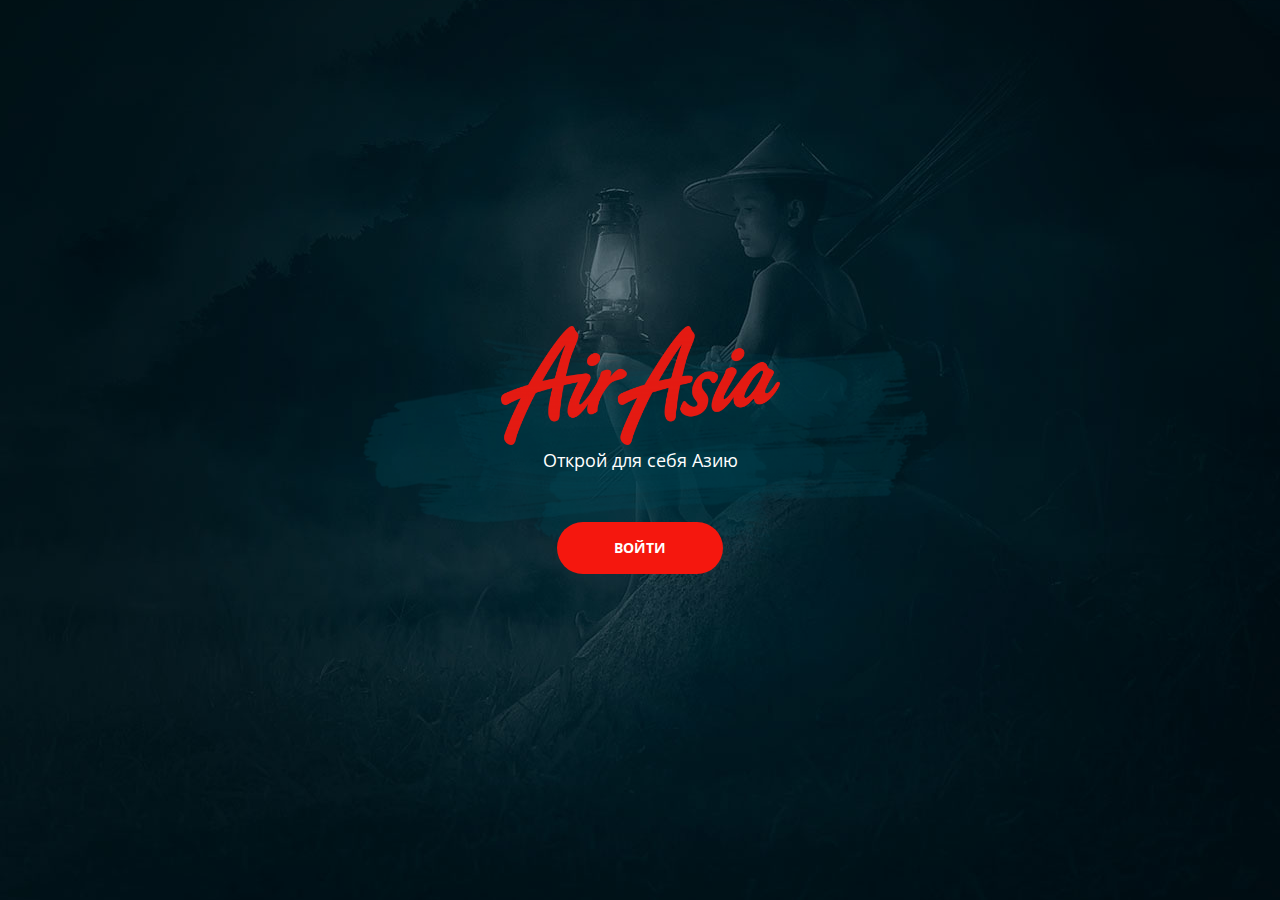
<file: index.html>
<!DOCTYPE html>
<html lang="ru">

<head>
    <meta charset="UTF-8">
    <meta name="viewport" content="width=device-width, initial-scale=1.0">
    <link rel="stylesheet" href="./css/normalize.css">
    <link rel="stylesheet" href="./css/greeting.css">
    <title>Document</title>
</head>

<body>
    <div class="wrapper greeting-page__wrapper">
        <div class="container container__shades">
            <main class="main-content main-content--animation">
                <div class="greeting__logo">
                    <img src="./img/Air_Asia-logo.png" class="greeting__logo-img" alt="Логотип сайта">
                </div>
                <div class="greeting__info">
                    Открой для себя Азию
                </div>
                <div class="greeting__button-wrapper">
                    <a href="./main.html" class="button">Войти</a>
                </div>
            </main>
        </div>
    </div>
</body>

</html>
</file>
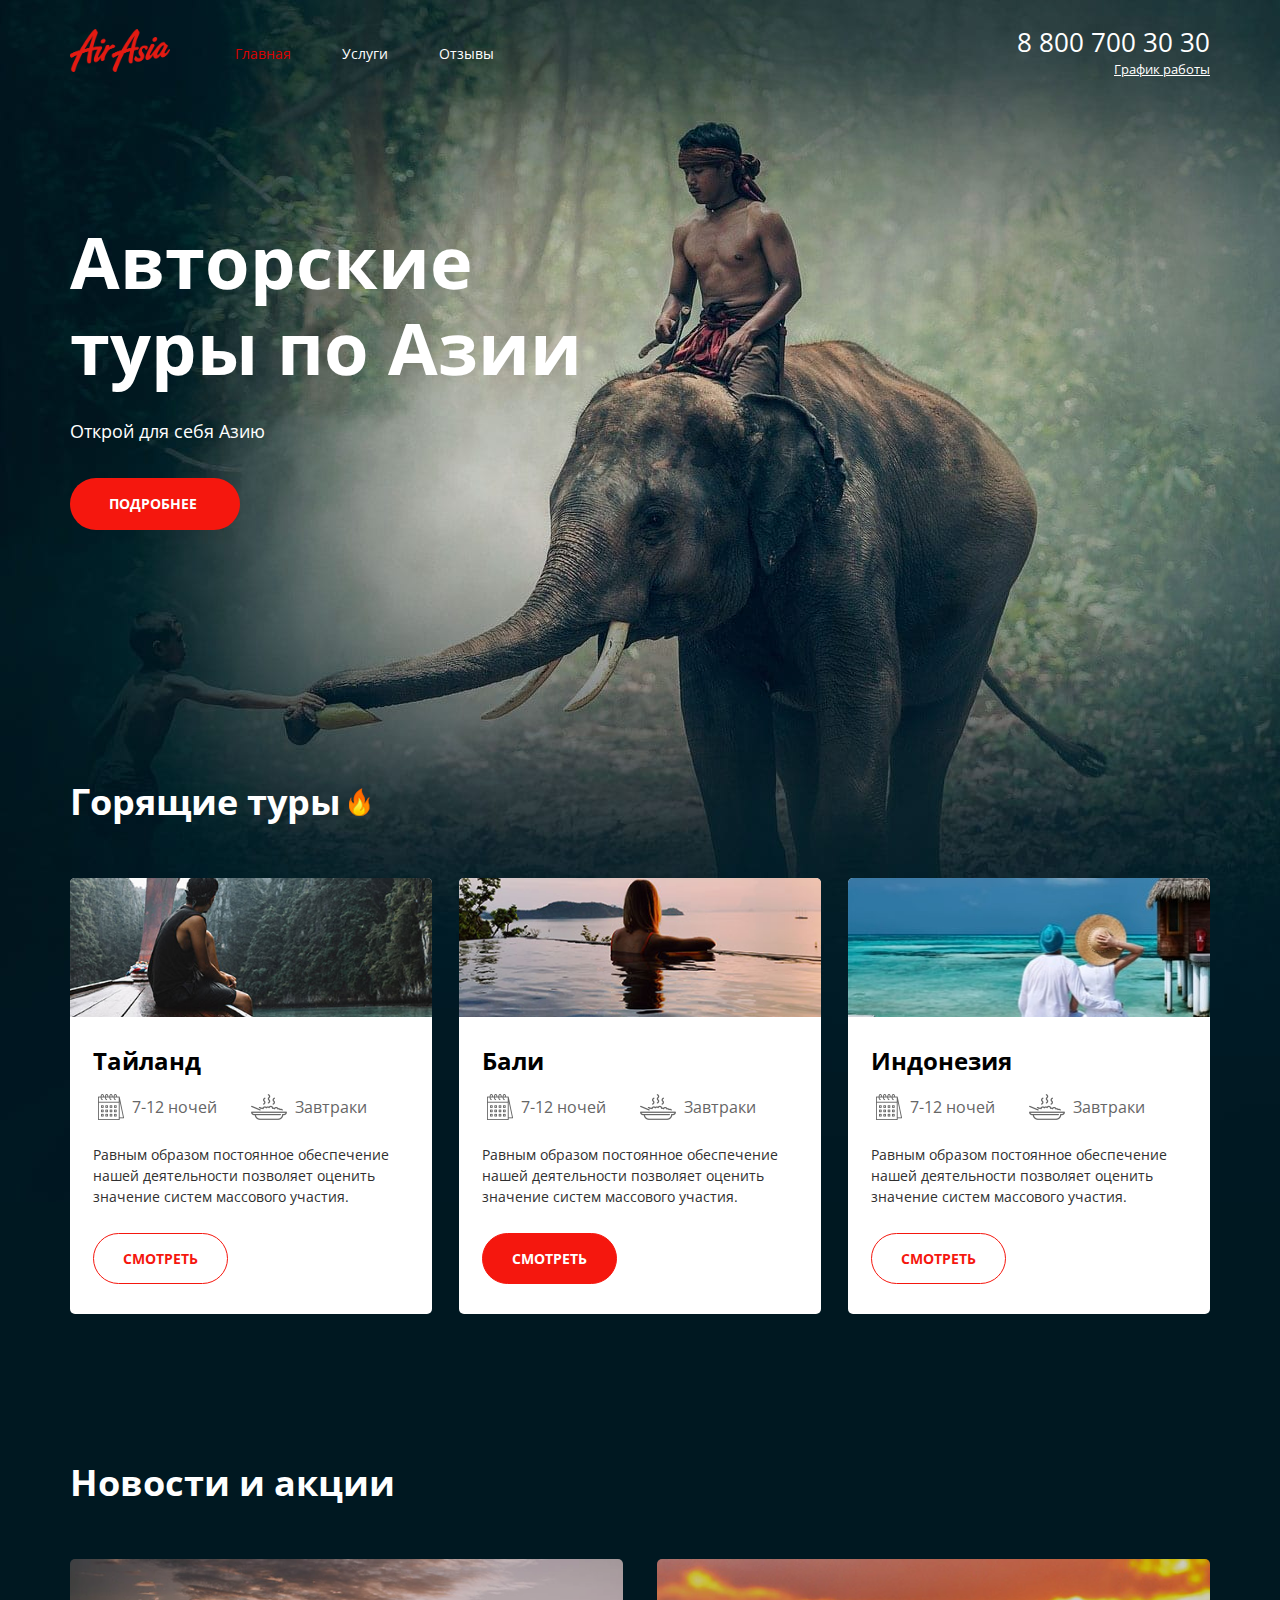
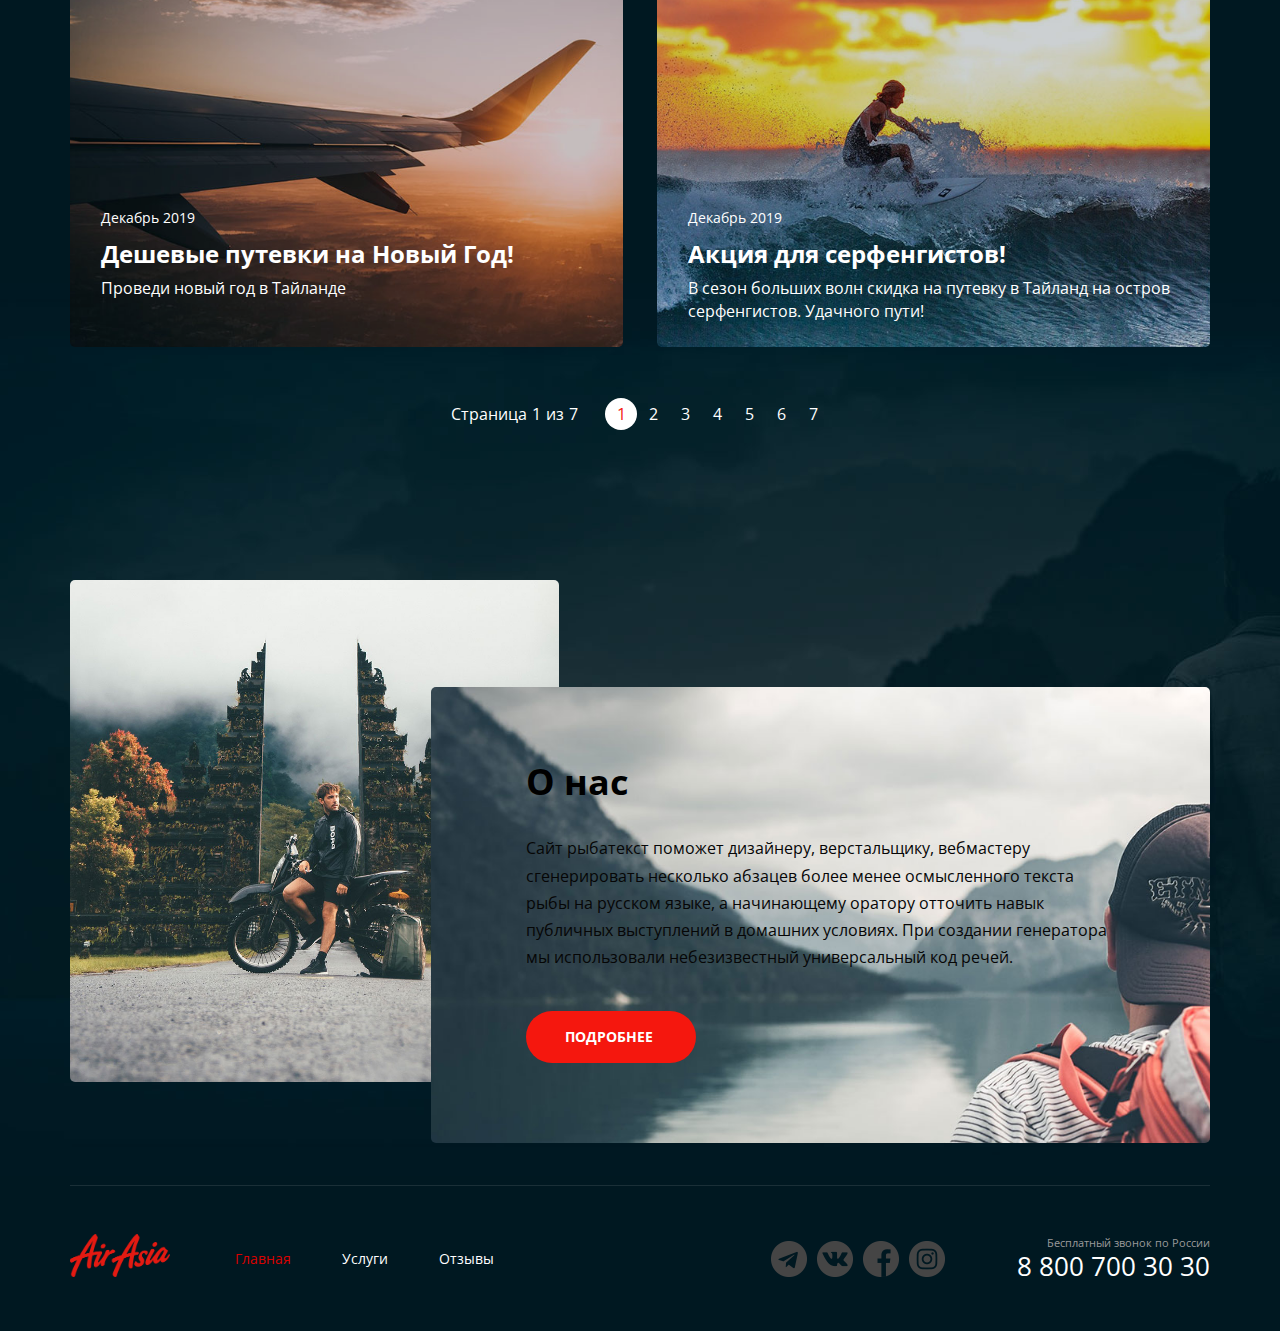
<file: main.html>
<!DOCTYPE html>
<html lang="ru">

<head>
    <meta charset="UTF-8">
    <meta name="viewport" content="width=1200, initial-scale=1.0">
    <link rel="stylesheet" href="./css/normalize.css">
    <link rel="stylesheet" href="./css/main.css">
    <title>Туры по Азии | Главная страница</title>
</head>

<body>
    <div class="wrapper main-page-wrapper">
        <div class="container">
            <section class="hero">
                <header class="header">
                    <div class="header__col">
                        <a href="./index.html" class="logo">
                            <img src="./img/Air_Asia-logo.png" alt="Логотип" class="logo__img">
                        </a>
                        <nav class="menu">
                            <ul class="menu__list">
                                <li class="menu__item menu__item--active">
                                    <a class="menu__link" href="./main.html">Главная</a>
                                </li>
                                <li class="menu__item">
                                    <a class="menu__link" href="./services.html">Услуги</a>
                                </li>
                                <li class="menu__item">
                                    <a class="menu__link" href="./review.html">Отзывы</a>
                                </li>
                            </ul>
                        </nav>
                    </div>
                    <div class="header__col header__col--align--right">
                        <address class="contacts">
                            <a href="tel:88007003030" class="contacts__phone">8 800 700 30 30</a>
                            <div class="contacts__dropdown contacts__dropdown_textstyle">
                                <div class="contacts__dropdown-title">График работы</div>
                                <div class="contacts__dropdown-menu">
                                    <ul class="contacts__dropdown-list">
                                        <li class="contacts__dropdown-item contacts__dropdown-item_fontstyle">
                                            пн-вс: 09:00 - 20:00
                                        </li>
                                        <li class="contacts__dropdown-item">
                                            Обед: 14:00-14:30
                                        </li>
                                    </ul>
                                </div>
                            </div>
                        </address>
                    </div>
                </header>
                <div class="preview">
                    <h1 class="preview__title">
                        Авторские туры по Азии
                    </h1>
                    <div class="preview__info">
                        Открой для себя Азию
                    </div>
                    <div class="preview__button-wrapper">
                        <a href="/" class="button">Подробнее</a>
                    </div>
                </div>
            </section>
            <section class="section">
                <main class="main">
                    <div class="tour">
                        <div class="tour__title">
                            <h2 class="tour__title-word">Горящие туры</h2>
                            <img src="./img/icons/flame.png" alt="Горящий огонь иконка" class="tour__title-icon">
                        </div>
                        <ul class="tour__list">
                            <li class="tour__item">
                                <div class="tour__header">
                                    <img src="./img/content/offers/river.jpg" alt="Картинка тура" class="tour__img">
                                </div>
                                <div class="tour__content">
                                    <h3 class="tour__list-title">Тайланд</h3>
                                    <div class="tour__terms">
                                        <div class="tour__terms-item">
                                            <img src="./img/icons/offers/calendar.png" alt="Иконка условий проживания"
                                                class="tour__terms-icon">
                                            <div class="tour__terms-info">7-12 ночей</div>
                                        </div>
                                        <div class="tour__terms-item">
                                            <img src="./img/icons/offers/meal.png" alt="Иконка условий проживания"
                                                class="tour__terms-icon">
                                            <div class="tour__terms-info">Завтраки</div>
                                        </div>
                                    </div>
                                    <div class="tour__discription">
                                        <p>
                                            Равным образом постоянное обеспечение нашей деятельности позволяет оценить
                                            значение
                                            систем
                                            массового участия.
                                        </p>
                                    </div>
                                    <div class="tour__button-wrapper">
                                        <a href="" class="tour__button">Cмотреть</a>
                                    </div>
                                </div>
                            </li>
                            <li class="tour__item">
                                <div class="tour__header">
                                    <img src="./img/content/offers/pool.jpg" alt="Картинка тура" class="tour__img">
                                </div>
                                <div class="tour__content">
                                    <h3 class="tour__list-title">Бали</h3>
                                    <ul class="tour__terms">
                                        <li class="tour__terms-item">
                                            <img src="./img/icons/offers/calendar.png" alt="Иконка условий проживания"
                                                class="tour__terms-icon">
                                            <div class="tour__terms-info">7-12 ночей</div>
                                        </li>
                                        <li class="tour__terms-item">
                                            <img src="./img/icons/offers/meal.png" alt="Иконка условий проживания"
                                                class="tour__terms-icon">
                                            <div class="tour__terms-info">Завтраки</div>
                                        </li>
                                    </ul>
                                    <div class="tour__discription">
                                        <p>
                                            Равным образом постоянное обеспечение нашей деятельности позволяет оценить
                                            значение
                                            систем
                                            массового участия.
                                        </p>
                                    </div>
                                    <div class="tour__button-wrapper">
                                        <a href="" class="tour__button tour__button--active">Cмотреть</a>
                                    </div>
                                </div>
                            </li>
                            <li class="tour__item">
                                <div class="tour__header">
                                    <img src="./img/content/offers/ocean.jpg" alt="Картинка тура" class="tour__img">
                                </div>
                                <div class="tour__content">
                                    <h3 class="tour__list-title">Индонезия</h3>
                                    <ul class="tour__terms">
                                        <li class="tour__terms-item">
                                            <img src="./img/icons/offers/calendar.png" alt="Иконка условий проживания"
                                                class="tour__terms-icon">
                                            <div class="tour__terms-info">7-12 ночей</div>
                                        </li>
                                        <li class="tour__terms-item">
                                            <img src="./img/icons/offers/meal.png" alt="Иконка условий проживания"
                                                class="tour__terms-icon">
                                            <div class="tour__terms-info">Завтраки</div>
                                        </li>
                                    </ul>
                                    <div class="tour__discription">
                                        <p>
                                            Равным образом постоянное обеспечение нашей деятельности позволяет оценить
                                            значение
                                            систем
                                            массового участия.
                                        </p>
                                    </div>
                                    <div class="tour__button-wrapper">
                                        <a href="" class="tour__button">Cмотреть</a>
                                    </div>
                                </div>
                            </li>
                        </ul>
                    </div>
                    <div class="news">
                        <div class="news__title">
                            <h2 class="news__title-word">Новости и акции</h2>
                        </div>
                        <ul class="news__list">
                            <li class="news__item single-news">
                                <img src="./img/content/news/plain.jpg" alt="Дешевые путевки" class="single-news__img">
                                <div class="single-news__info">
                                    <time class="single-news__date">Декабрь 2019</time>
                                    <div class="single-news__subtitle">
                                        Дешевые путевки на Новый Год!
                                    </div>
                                    <div class="single-news__text">
                                        Проведи новый год в Тайланде
                                    </div>
                                </div>
                            </li>
                            <li class="news__item single-news">
                                <img src="./img/content/news/surfer.jpg" alt="Акция для серфенгистов"
                                    class="single-news__img">
                                <div class="single-news__info">
                                    <time class="single-news__date">Декабрь 2019</time>
                                    <div class="single-news__subtitle">
                                        Акция для серфенгистов!
                                    </div>
                                    <div class="single-news__text">
                                        В сезон больших волн скидка на путевку в Тайланд на остров серфенгистов.
                                        Удачного
                                        пути!
                                    </div>
                                </div>
                            </li>
                        </ul>
                    </div>
                    <div class="paginator">
                        <div class="paginator__display">
                            Страница <span class="paginator__display-curent">1</span> из <span
                                class="paginator__display-all">7</span>
                        </div>
                        <ul class="paginator__list">
                            <li class="paginator__item paginator__item--active">
                                <a href="" class="paginator__link">1</a>
                            </li>
                            <li class="paginator__item">
                                <a href="" class="paginator__link">2</a>
                            </li>
                            <li class="paginator__item">
                                <a href="" class="paginator__link">3</a>
                            </li>
                            <li class="paginator__item">
                                <a href="" class="paginator__link">4</a>
                            </li>
                            <li class="paginator__item">
                                <a href="" class="paginator__link">5</a>
                            </li>
                            <li class="paginator__item">
                                <a href="" class="paginator__link">6</a>
                            </li>
                            <li class="paginator__item">
                                <a href="" class="paginator__link">7</a>
                            </li>
                        </ul>
                    </div>
                    <div class="about">
                        <div class="about__info">
                            <h3 class="about__title">
                                О нас
                            </h3>
                            <div class="about__info-text">
                                <p>
                                    Сайт рыбатекст поможет дизайнеру, верстальщику, вебмастеру сгенерировать несколько
                                    абзацев более менее осмысленного текста рыбы на русском языке, а начинающему оратору
                                    отточить навык публичных выступлений в домашних условиях. При создании генератора мы
                                    использовали небезизвестный универсальный код речей.
                                </p>
                                <div class="preview__button-wrapper">
                                    <a href="/" class="button">Подробнее</a>
                                </div>
                            </div>
                        </div>
                    </div>
                </main>
            </section>
            <footer class="footer-container footer-container--content">
                <div class="footer__col">
                    <a href="./index.html" class="logo footer__logo">
                        <img src="./img/Air_Asia-logo.png" alt="Логотип" class="logo__img">
                    </a>
                    <nav class="menu footer__menu">
                        <ul class="menu__list">
                            <li class="menu__item menu__item--active">
                                <a class="menu__link" href="./main.html">Главная</a>
                            </li>
                            <li class="menu__item">
                                <a class="menu__link" href="./services.html">Услуги</a>
                            </li>
                            <li class="menu__item">
                                <a class="menu__link" href="./review.html">Отзывы</a>
                            </li>
                        </ul>
                    </nav>
                </div>
                <div class="footer__col footer__col--align--right">
                    <div class="socials">
                        <ul class="socials__list">
                            <li class="socials__item socials__item--icon--tg">
                                <a href="" class="socials__link"></a>
                            </li>
                            <li class="socials__item socials__item--icon--vk">
                                <a href="" class="socials__link"></a>
                            </li>
                            <li class="socials__item socials__item--icon--fb">
                                <a href="" class="socials__link"></a>
                            </li>
                            <li class="socials__item socials__item--icon--insta">
                                <a href="" class="socials__link"></a>
                            </li>
                        </ul>
                    </div>
                    <address class="contacts footer__contacts">
                        <div class="contacts__description">Бесплатный звонок по России</div>
                        <a href="tel:88007003030" class="contacts__phone">8 800 700 30 30</a>
                    </address>
                </div>
            </footer>
        </div>
    </div>
</body>

</html>
</file>
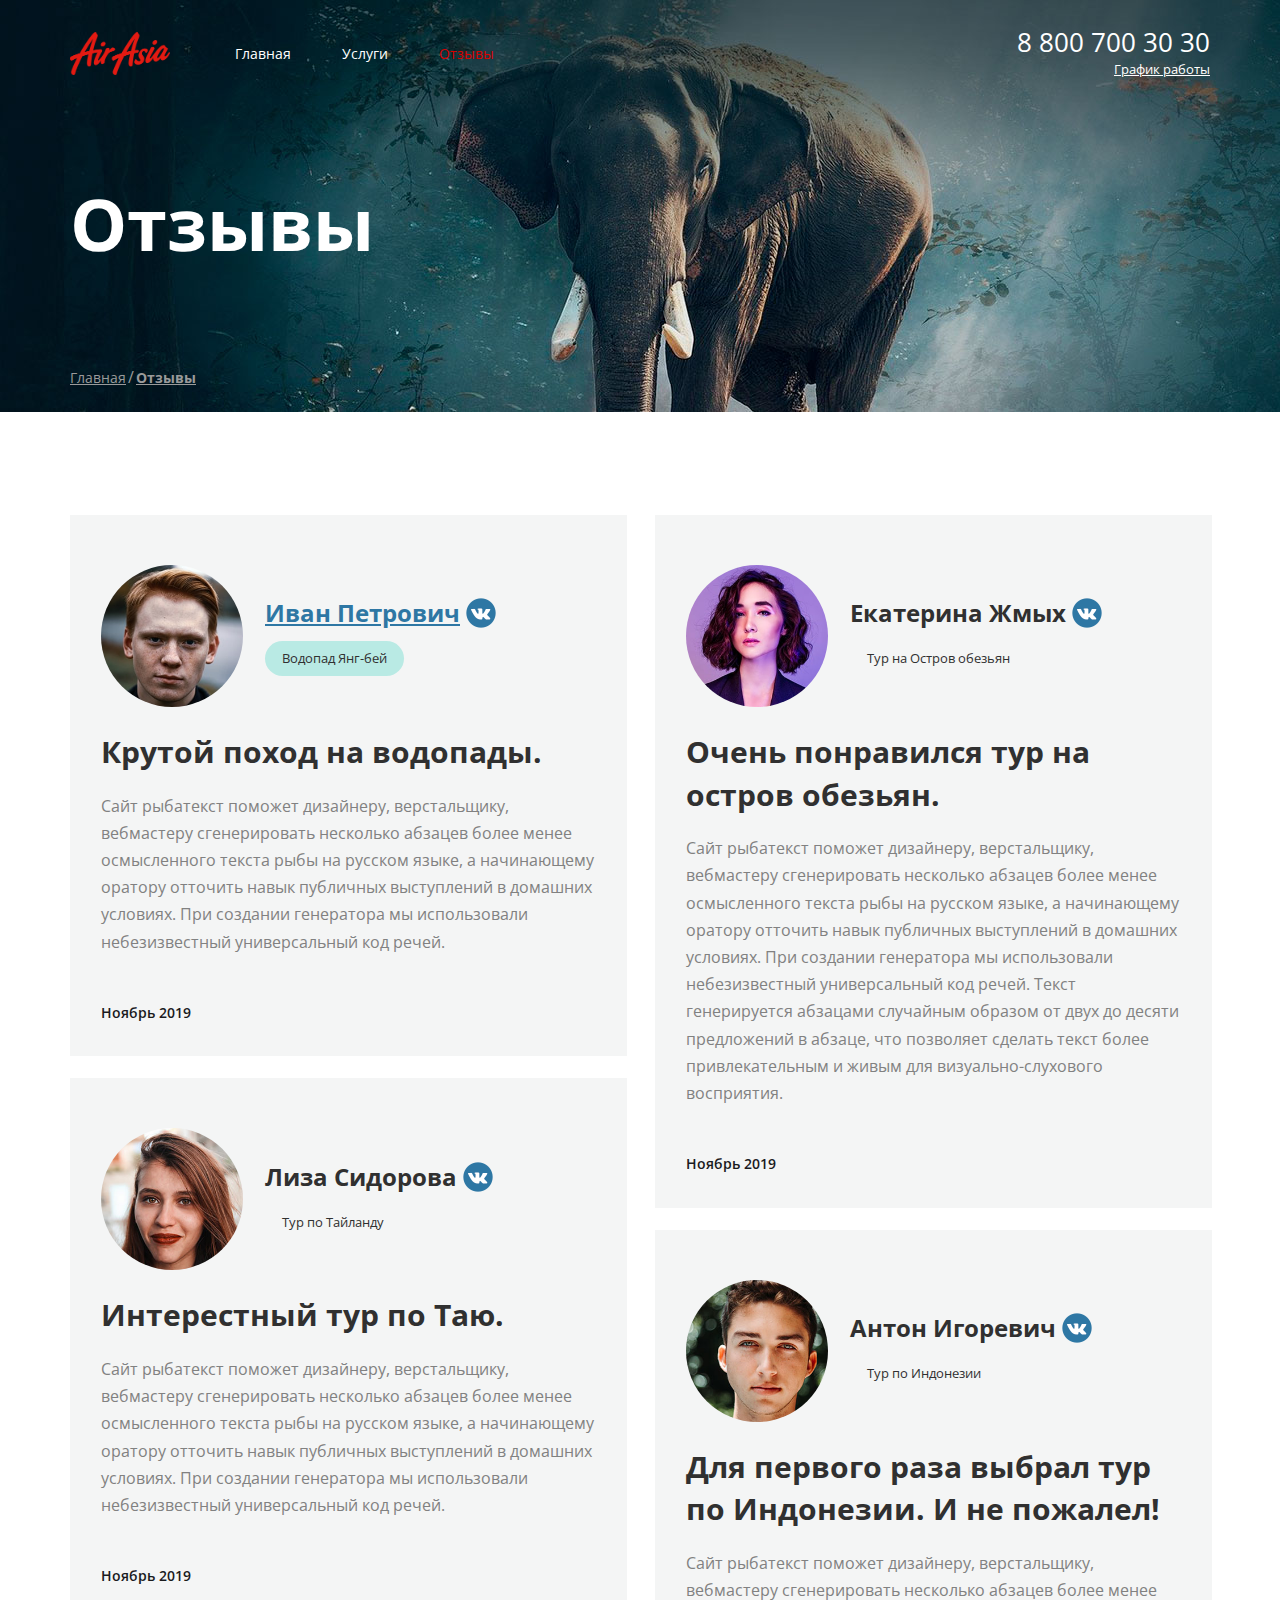
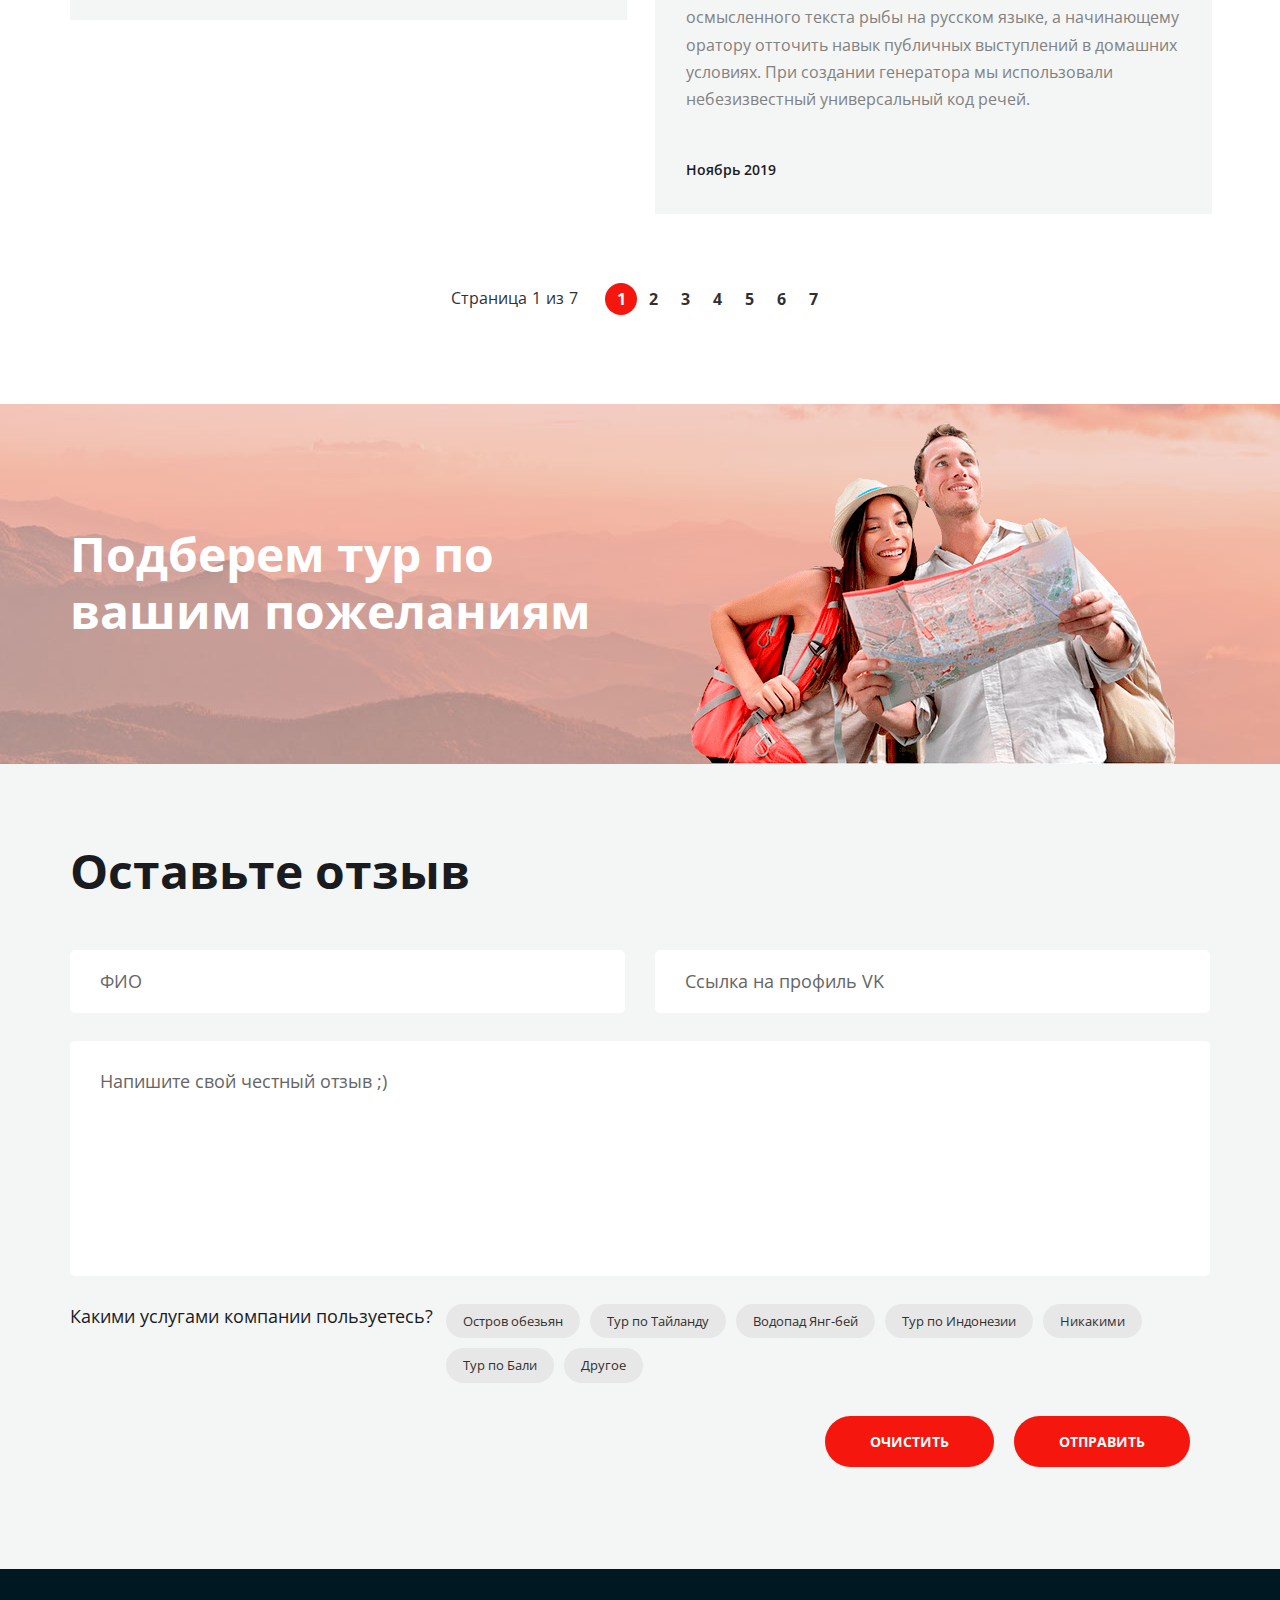
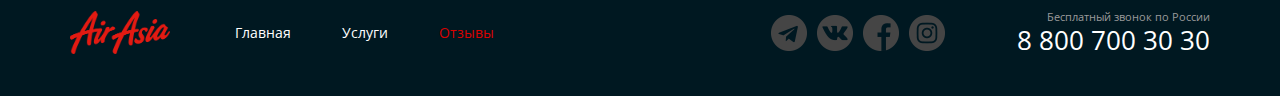
<file: review.html>
<!DOCTYPE html>
<html lang="ru">

<head>
    <meta charset="UTF-8">
    <meta name="viewport" content="width=1200, initial-scale=1.0">
    <link rel="stylesheet" href="./css/review.css">
    <link rel="stylesheet" href="./css/normalize.css">
    <title>Туры по Азии | Отзывы</title>
</head>

<body>
    <div class="wrapper">
        <section class="top-line">
            <div class="container top-line__container">
                <header class="header">
                    <div class="header__col">
                        <a href="/" class="logo">
                            <img src="./img/Air_Asia-logo.png" alt="Логотип" class="logo__img">
                        </a>
                        <nav class="menu">
                            <ul class="menu__list">
                                <li class="menu__item">
                                    <a class="menu__link" href="./main.html">Главная</a>
                                </li>
                                <li class="menu__item">
                                    <a class="menu__link" href="./services.html">Услуги</a>
                                </li>
                                <li class="menu__item menu__item--active">
                                    <a class="menu__link" href="./review.html">Отзывы</a>
                                </li>
                            </ul>
                        </nav>
                    </div>
                    <div class="header__col header__col--align--right">
                        <address class="contacts">
                            <a href="tel:88007003030" class="contacts__phone">8 800 700 30 30</a>
                            <div class="contacts__dropdown contacts__dropdown_textstyle">
                                <div class="contacts__dropdown-title">График работы</div>
                                <div class="contacts__dropdown-menu">
                                    <ul class="contacts__dropdown-list">
                                        <li class="contacts__dropdown-item contacts__dropdown-item_fontstyle">
                                            пн-вс: 09:00 - 20:00
                                        </li>
                                        <li class="contacts__dropdown-item">
                                            Обед: 14:00-14:30
                                        </li>
                                    </ul>
                                </div>
                            </div>
                        </address>
                    </div>
                </header>
                <h1 class="page__title">Отзывы</h1>
                <nav class="breadcrumbs">
                    <ul class="breadcrumbs__list">
                        <li class="breadcrumbs__item">
                            <a href="./main.html" class="breadcrumbs__link">Главная</a>
                        </li>
                        <li class="breadcrumbs__item breadcrumbs__item--active">
                            <a href="./services.html" class="breadcrumbs__link">Отзывы</a>
                        </li>
                    </ul>
                </nav>
            </div>
        </section>
        <main class="main">
            <div class="container">
                <ul class="reviews">
                    <li class="reviews__item review">
                        <div class="review__header">
                            <div class="avatar">
                                <img src="./img/content/reviews/ginger.jpg" alt="Аватарка автора отзыва" class="avatar-elem">
                            </div>
                            <div class="review__userdata">
                                <a href="" class="review__user review__user--active">Иван Петрович</a>
                                <a href="" class="review__tag tag tag--bg--green">Водопад Янг-бей</a>
                            </div>
                        </div>
                        <div class="review__content">
                            <h3 class="review__title">Крутой поход на водопады.</h3>
                            <article class="review__content-text">
                                <p>
                                    Сайт рыбатекст поможет дизайнеру, верстальщику, вебмастеру сгенерировать несколько
                                    абзацев более менее осмысленного текста рыбы на русском языке, а начинающему оратору
                                    отточить навык публичных выступлений в домашних условиях. При создании генератора мы
                                    использовали небезизвестный универсальный код речей.
                                </p>
                            </article>
                            <time class="review__date">Ноябрь 2019</time>
                        </div>
                    </li>
                    <li class="reviews__item review">
                        <div class="review__header">
                            <div class="avatar">
                                <img src="./img/content/reviews/liza.jpg" alt="Аватарка автора отзыва" class="avatar-elem">
                            </div>
                            <div class="review__userdata">
                                <a href="" class="review__user">Лиза Сидорова</a>
                                <a href="" class="review__tag tag">Тур по Тайланду</a>
                            </div>
                        </div>
                        <div class="review__content">
                            <h3 class="review__title">Интерестный тур по Таю.</h3>
                            <article class="review__content-text">
                                <p>
                                    Сайт рыбатекст поможет дизайнеру, верстальщику, вебмастеру сгенерировать несколько
                                    абзацев более менее осмысленного текста рыбы на русском языке, а начинающему оратору
                                    отточить навык публичных выступлений в домашних условиях. При создании генератора мы
                                    использовали небезизвестный универсальный код речей.
                                </p>
                            </article>
                            <time class="review__date">Ноябрь 2019</time>
                        </div>
                    </li>
                    <li class="reviews__item review">
                        <div class="review__header">
                            <div class="avatar">
                                <img src="./img/content/reviews/girl.jpg" alt="Аватарка автора отзыва" class="avatar-elem">
                            </div>
                            <div class="review__userdata">
                                <a href="" class="review__user">Екатерина Жмых</a>
                                <a href="" class="review__tag tag">Тур на Остров обезьян</a>
                            </div>
                        </div>
                        <div class="review__content">
                            <h3 class="review__title">Очень понравился тур на остров обезьян.</h3>
                            <article class="review__content-text">
                                <p>
                                    Сайт рыбатекст поможет дизайнеру, верстальщику, вебмастеру сгенерировать несколько
                                    абзацев более менее осмысленного текста рыбы на русском языке, а начинающему оратору
                                    отточить навык публичных выступлений в домашних условиях. При создании генератора мы
                                    использовали небезизвестный универсальный код речей. Текст генерируется абзацами
                                    случайным образом от двух до десяти предложений в абзаце, что позволяет сделать текст
                                    более привлекательным и живым для визуально-слухового восприятия.
                                </p>
                            </article>
                            <time class="review__date">Ноябрь 2019</time>
                        </div>
                    </li>
                    <li class="reviews__item review">
                        <div class="review__header">
                            <div class="avatar">
                                <img src="./img/content/reviews/guy.jpg" alt="Аватарка автора отзыва" class="avatar-elem">
                            </div>
                            <div class="review__userdata">
                                <a href="" class="review__user">Антон Игоревич</a>
                                <a href="" class="review__tag tag">Тур по Индонезии</a>
                            </div>
                        </div>
                        <div class="review__content">
                            <h3 class="review__title">Для первого раза выбрал тур по Индонезии. И не пожалел!</h3>
                            <article class="review__content-text">
                                <p>
                                    Сайт рыбатекст поможет дизайнеру, верстальщику, вебмастеру сгенерировать несколько
                                    абзацев более менее осмысленного текста рыбы на русском языке, а начинающему оратору
                                    отточить навык публичных выступлений в домашних условиях. При создании генератора мы
                                    использовали небезизвестный универсальный код речей.
                                </p>
                            </article>
                            <time class="review__date">Ноябрь 2019</time>
                        </div>
                    </li>
                </ul>
                <div class="paginator">
                    <div class="paginator__display">
                        Страница <span class="paginator__display-curent">1</span> из <span
                            class="paginator__display-all">7</span>
                    </div>
                    <ul class="paginator__list">
                        <li class="paginator__item paginator__item--active">
                            <a href="" class="paginator__link">1</a>
                        </li>
                        <li class="paginator__item">
                            <a href="" class="paginator__link">2</a>
                        </li>
                        <li class="paginator__item">
                            <a href="" class="paginator__link">3</a>
                        </li>
                        <li class="paginator__item">
                            <a href="" class="paginator__link">4</a>
                        </li>
                        <li class="paginator__item">
                            <a href="" class="paginator__link">5</a>
                        </li>
                        <li class="paginator__item">
                            <a href="" class="paginator__link">6</a>
                        </li>
                        <li class="paginator__item">
                            <a href="" class="paginator__link">7</a>
                        </li>
                    </ul>
                </div>
            </div>
        </main>
        <section class="inner-section inner-section--mountains">
            <div class="container mountains__container">
                <h3 class="mountains__title">Подберем тур по вашим пожеланиям</h3>
            </div>
        </section>
        <section class="inner-section inner-section--bg--grey">
            <div class="container">
                <h2 class="form__title">Оставьте отзыв</h2>
                <form action="" class="form" autocomplete="on">
                    <div class="form__row">
                        <input type="text" class="form__input" placeholder="ФИО" required>
                        <input type="url" placeholder="Ссылка на профиль VK" class="form__input" required>
                    </div>
                    <div class="form__row">
                        <textarea name="" id="" cols="30" rows="10" class="form__input form__input--textarea" placeholder="Напишите свой честный отзыв ;)"></textarea>
                    </div>
                    <div class="form__controls">
                        <div class="form__controls-title">Какими услугами компании пользуетесь?</div>
                        <ul class="controls">
                            <li class="controls__item">
                                <label class="controls__elem">
                                    <input type="checkbox" class="controls__checkbox">
                                    <div class="tag controls__tag">Остров обезьян</div>
                                </label>
                            </li>
                            <li class="controls__item">
                                <label class="controls__elem">
                                    <input type="checkbox" class="controls__checkbox">
                                    <div class="tag controls__tag">Тур по Тайланду</div>
                                </label>
                            </li>
                            <li class="controls__item">
                                <label class="controls__elem">
                                    <input type="checkbox" class="controls__checkbox">
                                    <div class="tag controls__tag">Водопад Янг-бей</div>
                                </label>
                            </li>
                            <li class="controls__item">
                                <label class="controls__elem">
                                    <input type="checkbox" class="controls__checkbox">
                                    <div class="tag controls__tag">Тур по Индонезии</div>
                                </label>
                            </li>
                            <li class="controls__item">
                                <label class="controls__elem">
                                    <input type="checkbox" class="controls__checkbox">
                                    <div class="tag controls__tag">Никакими</div>
                                </label>
                            </li>
                            <li class="controls__item">
                                <label class="controls__elem">
                                    <input type="checkbox" class="controls__checkbox">
                                    <div class="tag controls__tag">Тур по Бали</div>
                                </label>
                            </li>
                            <li class="controls__item">
                                <label class="controls__elem">
                                    <input type="checkbox" class="controls__checkbox">
                                    <div class="tag controls__tag">Другое</div>
                                </label>
                            </li>
                        </ul>
                    </div>
                    <div class="form__button">
                        <button type="reset" class="button input__button button--bg--black">Очистить</button>
                        <button type="submit" class="button input__button">Отправить</button>
                    </div>
                </form>
            </div>
        </section>
        <footer class="inner-footer">
            <div class="container">
                <div class="footer-container">
                    <div class="footer__col">
                        <a href="/" class="logo footer__logo">
                            <img src="./img/Air_Asia-logo.png" alt="Логотип" class="logo__img">
                        </a>
                        <nav class="menu footer__menu">
                            <ul class="menu__list">
                                <li class="menu__item">
                                    <a class="menu__link" href="./main.html">Главная</a>
                                </li>
                                <li class="menu__item">
                                    <a class="menu__link" href="./services.html">Услуги</a>
                                </li>
                                <li class="menu__item menu__item--active">
                                    <a class="menu__link" href="./review.html">Отзывы</a>
                                </li>
                            </ul>
                        </nav>
                    </div>
                    <div class="footer__col footer__col--align--right">
                        <div class="socials">
                            <ul class="socials__list">
                                <li class="socials__item socials__item--icon--tg">
                                    <a href="" class="socials__link"></a>
                                </li>
                                <li class="socials__item socials__item--icon--vk">
                                    <a href="" class="socials__link"></a>
                                </li>
                                <li class="socials__item socials__item--icon--fb">
                                    <a href="" class="socials__link"></a>
                                </li>
                                <li class="socials__item socials__item--icon--insta">
                                    <a href="" class="socials__link"></a>
                                </li>
                            </ul>
                        </div>
                        <address class="contacts footer__contacts">
                            <div class="contacts__description">Бесплатный звонок по России</div>
                            <a href="tel:88007003030" class="contacts__phone">8 800 700 30 30</a>
                        </address>
                    </div>
                </div>
            </div>
        </footer>
    </div>
</body>

</html>
</file>
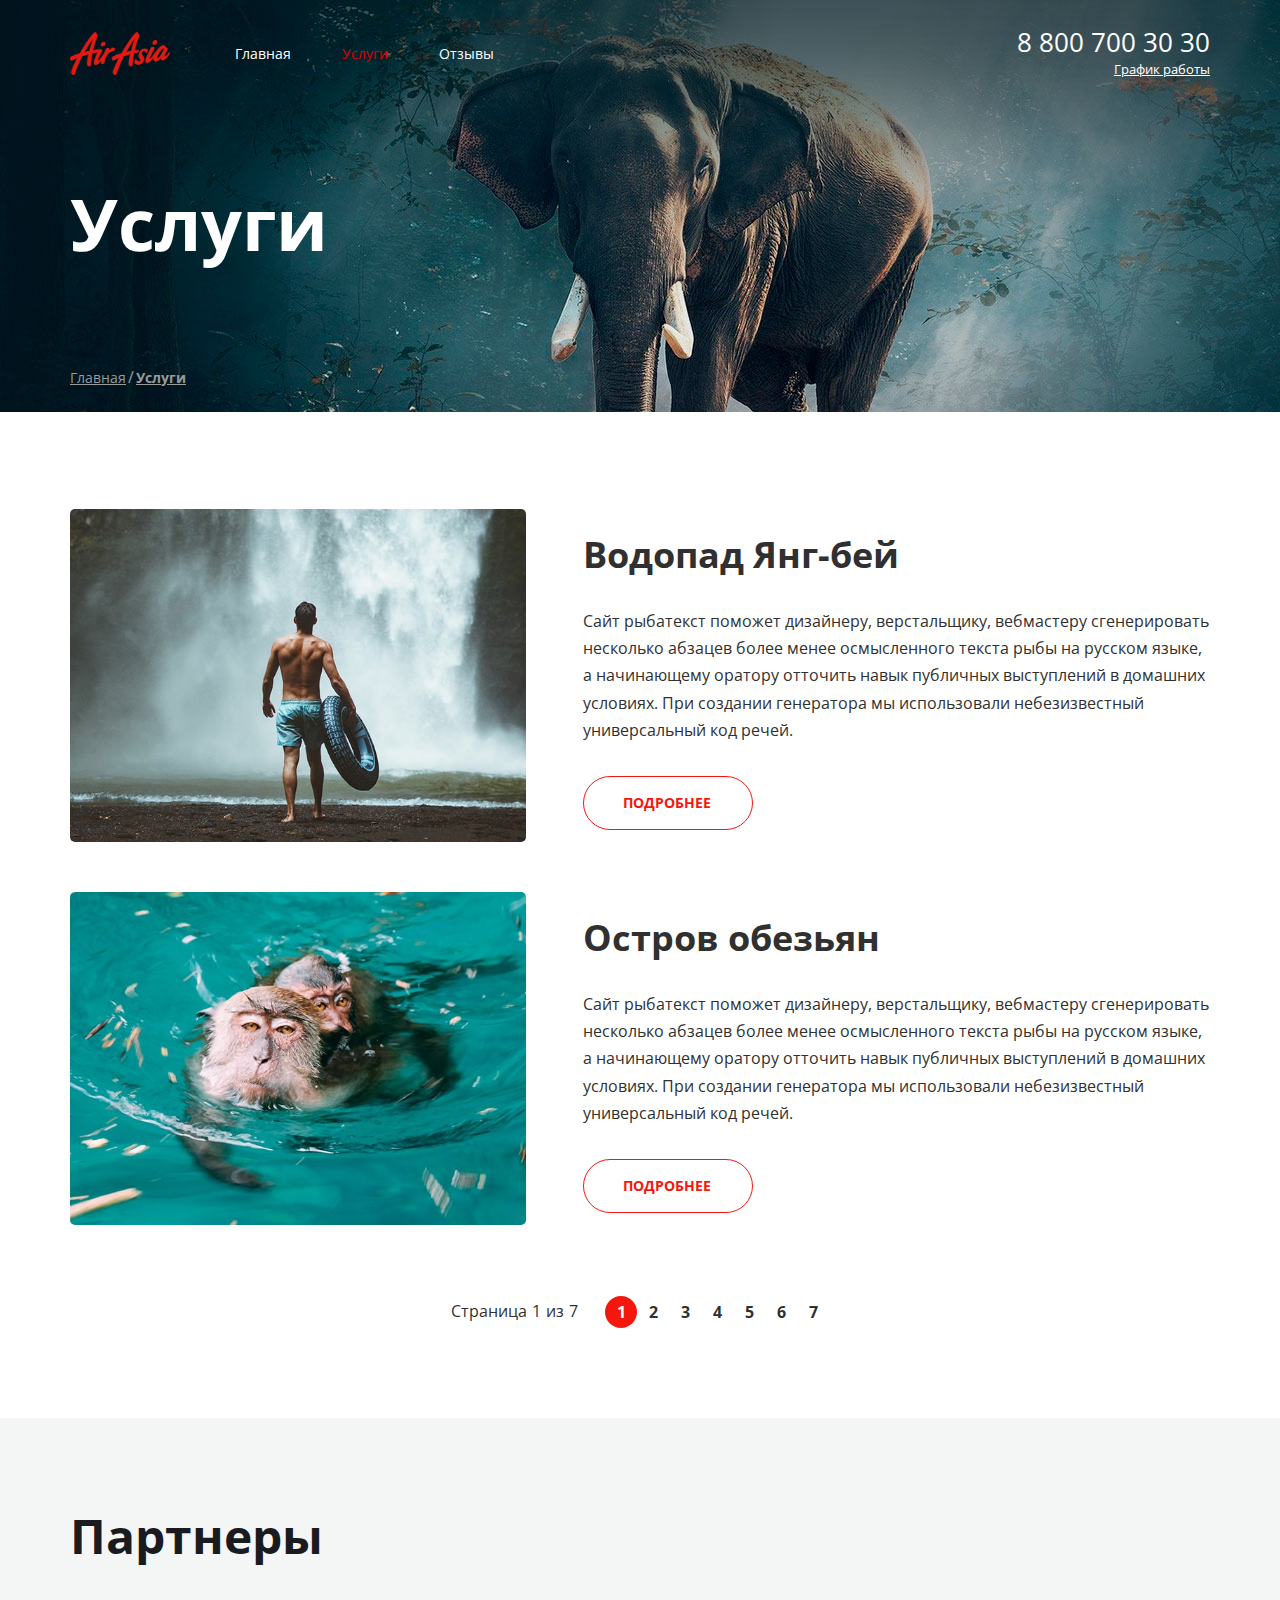
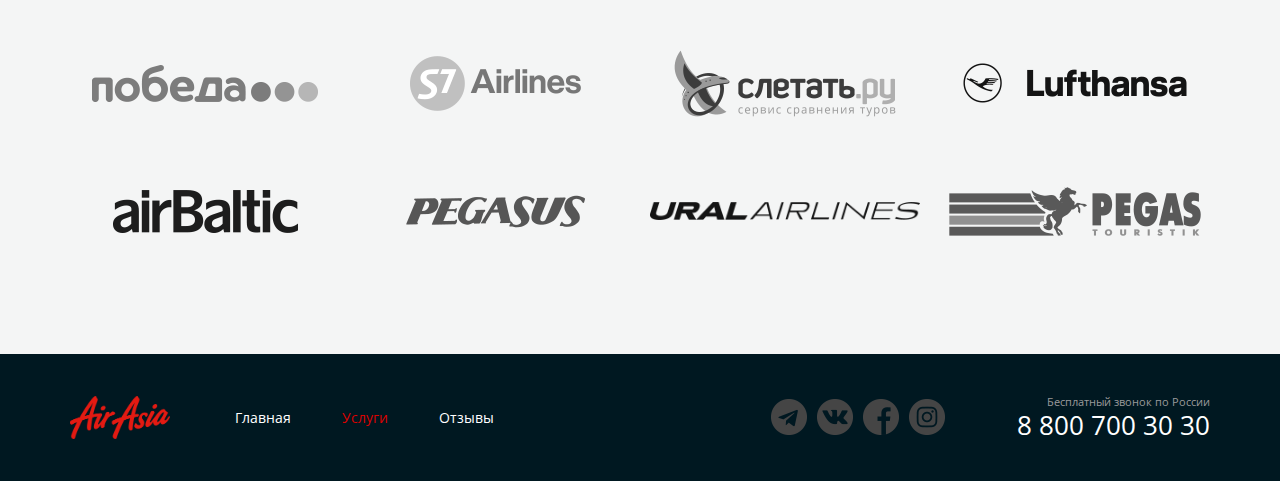
<file: services.html>
<!DOCTYPE html>
<html lang="ru">

<head>
    <meta charset="UTF-8">
    <meta name="viewport" content="width=1200, initial-scale=1.0">
    <link rel="stylesheet" href="./css/services.css">
    <link rel="stylesheet" href="./css/normalize.css">
    <title>Услуги</title>
</head>

<body>
    <div class="wrapper">
        <section class="top-line">
            <div class="container top-line__container">
                <header class="header">
                    <div class="header__col">
                        <a href="/" class="logo">
                            <img src="./img/Air_Asia-logo.png" alt="Логотип" class="logo__img">
                        </a>
                        <nav class="menu">
                            <ul class="menu__list">
                                <li class="menu__item">
                                    <a class="menu__link" href="./main.html">Главная</a>
                                </li>
                                <li class="menu__item menu__item--active">
                                    <a class="menu__link" href="./services.html">Услуги</a>
                                </li>
                                <li class="menu__item">
                                    <a class="menu__link" href="">Отзывы</a>
                                </li>
                            </ul>
                        </nav>
                    </div>
                    <div class="header__col header__col--align--right">
                        <address class="contacts">
                            <a href="tel:88007003030" class="contacts__phone">8 800 700 30 30</a>
                            <div class="contacts__dropdown contacts__dropdown_textstyle">
                                <div class="contacts__dropdown-title">График работы</div>
                                <div class="contacts__dropdown-menu">
                                    <ul class="contacts__dropdown-list">
                                        <li class="contacts__dropdown-item contacts__dropdown-item_fontstyle">
                                            пн-вс: 09:00 - 20:00
                                        </li>
                                        <li class="contacts__dropdown-item">
                                            Обед: 14:00-14:30
                                        </li>
                                    </ul>
                                </div>
                            </div>
                        </address>
                    </div>
                </header>
                <h1 class="page__title">Услуги</h1>
                <nav class="breadcrumbs">
                    <ul class="breadcrumbs__list">
                        <li class="breadcrumbs__item">
                            <a href="./main.html" class="breadcrumbs__link">Главная</a>
                        </li>
                        <li class="breadcrumbs__item breadcrumbs__item--active">
                            <a href="./services.html" class="breadcrumbs__link">Услуги</a>
                        </li>
                    </ul>
                </nav>
            </div>
        </section>
        <main class="main">
            <div class="container">
                <ul class="services">
                    <li class="services__item">
                        <a href="/" class="service">
                            <div class="service__img">
                                <img src="./img/content/service/waterfall.jpg" class="service__img-elem" alt="водопад">
                            </div>
                            <div class="service__content">
                                <h2 class="service__title">Водопад Янг-бей</h2>
                                <div class="service__discription">
                                    <p>
                                        Сайт рыбатекст поможет дизайнеру, верстальщику, вебмастеру сгенерировать
                                        несколько абзацев более менее осмысленного текста рыбы на русском языке, а
                                        начинающему оратору отточить навык публичных выступлений в домашних условиях.
                                        При создании генератора мы использовали небезизвестный универсальный код речей.
                                    </p>
                                </div>
                                <div href="/" class="button service__button">Подробнее</div>
                            </div>
                        </a>
                    </li>
                    <li class="services__item">
                        <a href="/" class="service">
                            <div class="service__img">
                                <img src="./img/content/service/monkeys.jpg" class="service__img-elem" alt="обезьянки">
                            </div>
                            <div class="service__content">
                                <h2 class="service__title">Остров обезьян</h2>
                                <div class="service__discription">
                                    <p>
                                        Сайт рыбатекст поможет дизайнеру, верстальщику, вебмастеру сгенерировать
                                        несколько абзацев более менее осмысленного текста рыбы на русском языке, а
                                        начинающему оратору отточить навык публичных выступлений в домашних условиях.
                                        При создании генератора мы использовали небезизвестный универсальный код речей.
                                    </p>
                                </div>
                                <div href="/" class="button service__button">Подробнее</div>
                            </div>
                        </a>
                    </li>
                </ul>
                <div class="paginator">
                    <div class="paginator__display">
                        Страница <span class="paginator__display-curent">1</span> из <span
                            class="paginator__display-all">7</span>
                    </div>
                    <ul class="paginator__list">
                        <li class="paginator__item paginator__item--active">
                            <a href="" class="paginator__link">1</a>
                        </li>
                        <li class="paginator__item">
                            <a href="" class="paginator__link">2</a>
                        </li>
                        <li class="paginator__item">
                            <a href="" class="paginator__link">3</a>
                        </li>
                        <li class="paginator__item">
                            <a href="" class="paginator__link">4</a>
                        </li>
                        <li class="paginator__item">
                            <a href="" class="paginator__link">5</a>
                        </li>
                        <li class="paginator__item">
                            <a href="" class="paginator__link">6</a>
                        </li>
                        <li class="paginator__item">
                            <a href="" class="paginator__link">7</a>
                        </li>
                    </ul>
                </div>
            </div>
        </main>
        <section class="inner-section inner-section--bg--grey">
            <div class="container">
                <h2 class="inner-section__title">Партнеры</h2>
                <ul class="partners">
                    <li class="partners__item">
                        <a href="" class="partners__link">
                            <img src="./img/icons/partners/pobeda.png" alt="партнер победа" class="partners__img">
                        </a>
                    </li>
                    <li class="partners__item">
                        <a href="" class="partners__link">
                            <img src="./img/icons/partners/s7.png" alt="партнер s7 airlines" class="partners__img">
                        </a>
                    </li>
                    <li class="partners__item">
                        <a href="" class="partners__link">
                            <img src="./img/icons/partners/lets-fly.png" alt="партнер слетать.ру " class="partners__img">
                        </a>
                    </li>
                    <li class="partners__item">
                        <a href="" class="partners__link">
                            <img src="./img/icons/partners/lufthansa.png" alt="партнер lufthansa " class="partners__img">
                        </a>
                    </li>
                    <li class="partners__item">
                        <a href="" class="partners__link">
                            <img src="./img/icons/partners/airbaltic.png" alt="партнер airbaltic " class="partners__img">
                        </a>
                    </li>
                    <li class="partners__item">
                        <a href="" class="partners__link">
                            <img src="./img/icons/partners/pegasus.png" alt="партнер pegasus" class="partners__img"></a>
                    </li>
                    <li class="partners__item">
                        <a href="" class="partners__link">
                            <img src="./img/icons/partners/ural.png" alt="партнер ural airlines" class="partners__img"></a>
                    </li>
                    <li class="partners__item">
                        <a href="" class="partners__link">
                            <img src="./img/icons/partners/pegas.png" alt="партнер pegas" class="partners__img"></a>
                    </li>
                </ul>
            </div>
        </section>
        <footer class="inner-footer">
            <div class="container">
                <div class="footer-container">
                    <div class="footer__col">
                        <a href="/" class="logo footer__logo">
                            <img src="./img/Air_Asia-logo.png" alt="Логотип" class="logo__img">
                        </a>
                        <nav class="menu footer__menu">
                            <ul class="menu__list">
                                <li class="menu__item">
                                    <a class="menu__link" href="./main.html">Главная</a>
                                </li>
                                <li class="menu__item menu__item--active">
                                    <a class="menu__link" href="./services.html">Услуги</a>
                                </li>
                                <li class="menu__item">
                                    <a class="menu__link" href="">Отзывы</a>
                                </li>
                            </ul>
                        </nav>
                    </div>
                    <div class="footer__col footer__col--align--right">
                        <div class="socials">
                            <ul class="socials__list">
                                <li class="socials__item socials__item--icon--tg">
                                    <a href="" class="socials__link"></a>
                                </li>
                                <li class="socials__item socials__item--icon--vk">
                                    <a href="" class="socials__link"></a>
                                </li>
                                <li class="socials__item socials__item--icon--fb">
                                    <a href="" class="socials__link"></a>
                                </li>
                                <li class="socials__item socials__item--icon--insta">
                                    <a href="" class="socials__link"></a>
                                </li>
                            </ul>
                        </div>
                        <address class="contacts footer__contacts">
                            <div class="contacts__description">Бесплатный звонок по России</div>
                            <a href="tel:88007003030" class="contacts__phone">8 800 700 30 30</a>
                        </address>
                    </div>
                </div>
            </div>
        </footer>
    </div>
</body>

</html>
</file>
<file: css/greeting.css>
@import url('https://fonts.googleapis.com/css2?family=Open+Sans:wght@400;700&display=swap');

html, body {
    height: 100%;
    width: 100%;
}

body {
    background-color: #001821;
    color: #ffffff;
    font: 400 16px/1.42 'Open Sans', Helvetica, sans-serif;
    -webkit-font-smoothing: antialiased;
    -moz-osx-font-smoothing: grayscale;
}

* {
    box-sizing: border-box;
}

a {
    color: inherit;
    text-decoration: none;
}

.wrapper {
    display: flex;
    flex-direction: column;
    min-width: 1200px;
    height: 100%;
    justify-content: center;
    align-items: center;
}

.greeting-page__wrapper {
    background: url(../img/bg/screen.jpg) center bottom 35% no-repeat;
}

.container__shades {
    background: url(../img/decor/shades.png) center top no-repeat;
}

.main-content {
    min-width: 591px;
    min-height: 248px;
    display: flex;
    flex-direction: column;
    justify-content: space-between;
    align-items: center;
}

.main-content--animation {
    animation: myAnimation 0.9s;
}

@keyframes myAnimation {
    from {
        opacity: 0;
        transform: scale(1);
    }

    20% {
        transform: scale(1.1);
    }

    40% {
        transform: scale(0.9);
    }

    60% {
        transform: scale(1.1);
    }

    80% {
        transform: scale(0.9);
    }

    to {
        opacity: 1;
        transform: scale(1);
    }
}

.greeting__logo {
    height: 119px;
    width: 279px;
}

.greeting__logo-img {
    width: 100%;
    height: 100%;
    object-fit: cover;
}

.greeting__info {
    flex: 1;
    font-size: 18px;
    line-height: 1.7;
}

.greeting__button-wrapper {
    display: flex;
}

.button {
    background-color: #F5170E;
    border-radius: 35px;
    border-style: none;
    padding: 16px 57px;
    color: #fff;
    font: bold 14px/1.42 'Open Sans', Helvetica, sans-serif;
    text-transform: uppercase;
}

.button:hover {
    background-color: #DA0100;
    transition: .3s;
}
</file>
<file: css/main.css>
@import url('https://fonts.googleapis.com/css2?family=Open+Sans:wght@400;700&display=swap');

html, body {
    height: 100%;
    width: 100%;
}

body {
    background-color: #001821;
    color: #ffffff;
    font: 400 16px/1.42 'Open Sans', Helvetica, sans-serif;
    -webkit-font-smoothing: antialiased;
    -moz-osx-font-smoothing: grayscale;
}

* {
    box-sizing: border-box;
}

p {
    margin-top: 0;
}

a {
    color: inherit;
    text-decoration: none;
}

ul {
    padding: 0;
    margin: 0;
}

ul li {
    list-style: none;
}

h1, h2, h3 {
    margin: 0;
    font-weight: normal;
}

.wrapper {
    display: flex;
    flex-direction: column;
    min-width: 1200px;
}

.main-page-wrapper {
    background: url(../img/bg/hero.jpg) center top no-repeat, url(../img/bg/bottom-pic.jpg) center bottom 155px no-repeat;
    min-height: 100%;
    overflow: hidden;
}

.container {
    margin: 0 auto;
    width: 1140px;
}

.hero {
    display: flex;
    flex-direction: column;
    justify-content: space-between;
    min-height: 530px;
    margin-bottom: 246px;
}

.header {
    padding-top: 27px;
    display: flex;
    justify-content: space-between;
    align-items: center;
}

.header__col {
    display: flex;
    align-items: center;
}

.header__col--align--right {
    justify-content: flex-end;
}

.logo__img {
    height: 43px;
    width: 100px;
    margin-right: 65px;
}

.menu {
    display: flex;
    flex-grow: 1;
    margin-right: 39px;
}

.menu__list {
    display: flex;
}

.menu__item {
    margin-right: 51px;
}

.menu__item--active .menu__link {
    color: #DA0100;
}

.menu__item:last-child {
    margin-right: 0;
}

.menu__link {
    font-size: 14px;
    text-decoration: none;
}

.menu__link:hover {
    color: #DA0100;
}

.contacts {
    font-style: normal;
    display: flex;
    align-items: flex-end;
    flex-direction: column;
}

.contacts__description {
    font-size: 11px;
    color: #9A9A9A;
    text-align: right;
}

.contacts__phone {
    text-decoration: none;
    font-size: 26px;
    line-height: 1.2;
}

.contacts__dropdown {
    position: relative;
    cursor: default;
}

.contacts__dropdown:hover .contacts__dropdown-menu {
    right: 0;
    opacity: .8;
}

.contacts__dropdown_textstyle {
    font-size: 13px;
    line-height: 1.7;
}

.contacts__dropdown-menu {
    position: absolute;
    background: #EDEDED;
    border-radius: 5px;
    width: 152px;
    padding: 12px;
    text-align: center;
    top: 100%;
    right: -9999px;
    color: #1E1F20;
    opacity: 0;
    transition: opacity .4s;
    margin-top: 4px;
}

.contacts__dropdown-menu:before {
    content: '';
    height: 20px;
    display: block;
    left: 0;
    right: 0;
    top: -19px;
    position: absolute;
}

.contacts__dropdown-menu:after {
    content: '';
    border: 15px solid transparent;
    display: block;
    border-right-width: 11px;
    border-left-width: 11px;
    right: 41px;
    border-bottom-color: #EDEDED;
    border-top-width: 0px;
    position: absolute;
    top: -9px;
}

.contacts__dropdown-title {
    display: inline-flex;
    text-decoration: underline;
    text-align: right;
}

.contacts__dropdown-item_fontstyle {
    font-weight: bold;
}

.preview {
    width: 45%;
}

.preview__title {
    font-size: 72px;
    font-weight: bold;
    line-height: 1.2;
    margin-bottom: 28px;
}

.preview__info {
    font-size: 18px;
    margin-bottom: 34px;
}

.preview__button-wrapper {
    display: flex;
}

.button {
    background-color: #F5170E;
    border-radius: 35px;
    border-style: none;
    min-width: 170px;
    padding: 16px 39px;
    color: #fff;
    font: bold 14px/1.42 'Open Sans', Helvetica, sans-serif;
    text-transform: uppercase;
}

.button:hover {
    background-color: #DA0100;
}

.tour {
    display: flex;
    flex-direction: column;
    margin-bottom: 143px;
}

.tour__title {
    margin-bottom: 51px;
    display: flex;
    align-items: center;
}

.tour__title-word {
    font-size: 36px;
    font-weight: bold;
    margin-right: 5px;
}

.tour__title-icon {
    display: block;
    margin-left: 3px;
    width: 21px;
    height: 28px
}

.tour__list {
    display: flex;
    justify-content: space-between;
}

.tour__item {
    display: flex;
    flex-direction: column;
    min-height: 436px;
    width: calc(100% / 3 - 18px);
    background-color: #fff;
    border-radius: 5px 5px 5px 5px;
    overflow: hidden;
}

.tour__header {
    height: 139px;
    margin-bottom: 4px;
}

.tour__img {
    width: 100%;
    height: 100%;
    object-fit: cover;
}

.tour__item:last-child {
    margin-right: 0px;
}

.tour__content {
    display: flex;
    flex-direction: column;
    flex: 1;
    padding: 22px 23px;
    color: #000;
    line-height: 1.5;
}

.tour__list-title {
    font-size: 24px;
    font-weight: bold;
    margin-bottom: 15px;
}

.tour__terms {
    display: flex;
    margin-bottom: 24px;
    align-items: center;
}

.tour__terms-item {
    display: flex;
    padding-left: 5px;
    padding-top: 0px;
    margin-right: 29px;
    color: #666666;
}

.tour__terms-item:last-child {
    margin-right: 0px;
}

.tour__terms-icon {
    vertical-align: middle;
    margin-right: 4px;
}

.tour__terms-info{
    display: flex;
    margin-left: 4px;
    align-items: center;
}

.tour__discription {
    display: block;
    font-size: 14px;
    color: #303030;
    margin-bottom: 12px;
}

.tour__button-wrapper {
    display: flex;
}

.tour__button {
    min-width: 135px;
    padding: 14px 27px;
    font-size: 14px;
    font-weight: bold;
    text-transform: uppercase;
    background-color: #fff;
    border-radius: 35px;
    border: 1px solid #F5170E;
    color: #F5170E;
    text-align: center;
}

.tour__button:hover {
    background-color: #F5170E;
    color: #fff;
}

.tour__content .tour__button--active {
    background-color: #F5170E;
    color: #fff;
}

.news {
    margin-bottom: 51px;
}

.news__title-word {
    font-size: 36px;
    font-weight: bold;
    margin-bottom: 51px;
}

.news__list {
    display: flex;
    justify-content: space-between;
}

.news__item {
    flex: 1;
    min-height: 388px;
    vertical-align: top;
    margin-right: 3%;
}

.single-news {
    position: relative;
    border-radius: 5px;
    overflow: hidden;
}

.news__item:last-child {
    margin-right: 0px;
}

.single-news__img {
    display: block;
    width: 100%;
    height: 100%;
    object-fit: cover;
    opacity: .8;
}

.single-news__info {
    position: absolute;
    left: 0;
    right: 0;
    bottom: 0;
    top: 228px;
    padding: 21px 31px;
    min-height: 171px;
}

.single-news__date {
    display: block;
    font-size: 14px;
    margin-bottom: 9px;
}

.single-news__subtitle {
    font-size: 24px;
    font-weight: bold;
    margin-bottom: 6px;
}

.paginator {
    display: flex;
    justify-content: center;
    align-items: center;
    margin-bottom: 150px;
}

.paginator__display {
    display: flex;
    margin-right: 22px;
}

.paginator__list {
    display: flex;
    align-items: center;
}

.paginator__item {
    text-align: center;
}

.paginator__display-curent {
    display: block;
    margin-left: 5px;
    margin-right: 5px;
}

.paginator__display-all {
    display: block;
    margin-left: 5px;
    margin-right: 5px;
}

.paginator__link {
    display: block;
    width: 32px;
    height: 32px;
    border-radius: 50%;
    line-height: 32px;
}

.paginator__item--active .paginator__link {
    background-color: #fff;
    color: #F5170E;
}

.paginator__link:hover {
    background-color: #fff;
    color: #F5170E;
}

.about {
    display: flex;
    margin-bottom: 42px;
}

.about:before {
    content: "";
    width: 489px;
    height: 502px;
    background: url(../img/decor/gates.jpg) center center / cover no-repeat;
    border-radius: 5px;
    overflow: hidden;
    display: block;
}

.about__info {
    padding: 69px 95px;
    max-width: 779px;
    min-height: 455px;
    margin-left: -128px;
    margin-top: 107px;
    border-radius: 5px;
    overflow: hidden;
    background: url(../img/decor/mountains.jpg) top center / cover no-repeat;
}

.about__title {
    font-size: 36px;
    font-weight: bold;
    color: #000;
    margin-bottom: 28px;
}

.about__info-text {
    margin-bottom: 11px;
    color: #060606;
    line-height: 1.7;
}

.about__info-text p {
    margin-bottom: 40px;
}

.about__info-text p:last-child {
    margin-bottom: 0;
}

.footer-container {
    margin-top: auto;
    height: 146px;
    display: flex;
    align-items: center;
    justify-content: space-between;
}

.footer-container--content {
    border-top: 1px solid rgba(255, 255, 255, 0.1)
}

.footer__col {
    display: flex;
    align-items: center;
}

.footer__col--align--right {
    justify-content: flex-end;
}

.socials {
    margin-right: 52px;
}

.socials__list {
    display: flex;
    margin-right: 20px;
}

.socials__item {
    display: flex;
    margin-right: 10px;
}

.socials__item:last-child {
    margin-right: 0;
}

.socials__link {
    height: 36px;
    width: 36px;
    border-radius: 50%;
    position: relative;
}

.socials__link:after {
    content: '';
    display: block;
    position: absolute;
    left: 50%;
    top: 50%;
    height: 36px;
    width: 36px;
    transform: translate(-50%, -50%);
    transition: .3s;
}

.socials__link:before {
    content: '';
    display: block;
    position: absolute;
    left: 50%;
    top: 50%;
    height: 36px;
    width: 36px;
    transform: translate(-50%, -50%);
    opacity: 0;
    transition: .3s;
}

.socials__item--icon--tg .socials__link:after {
    background: url(../img/icons/socials/socials_sprites.png) -122px -10px;
}

.socials__item--icon--tg .socials__link:before {
    background: url(../img/icons/socials/socials_sprites.png) -122px -66px;
}

.socials__item--icon--vk .socials__link:after {
    background: url(../img/icons/socials/socials_sprites.png) -10px -122px;;
}

.socials__item--icon--vk .socials__link:before  {
    background: url(../img/icons/socials/socials_sprites.png) -66px -122px;;
}

.socials__item--icon--fb .socials__link:after  {
    background: url(../img/icons/socials/socials_sprites.png) -10px -10px;
}

.socials__item--icon--fb .socials__link:before  {
    background: url(../img/icons/socials/socials_sprites.png) -66px -10px;
}

.socials__item--icon--insta .socials__link:after  {
    background: url(../img/icons/socials/socials_sprites.png) -10px -66px;
}

.socials__item--icon--insta .socials__link:before  {
    background: url(../img/icons/socials/socials_sprites.png) -66px -66px;
}

.socials__link:hover:after {
    opacity: 0;
}

.socials__link:hover:before {
    opacity: 1;
}
</file>
<file: css/review.css>
@import url('https://fonts.googleapis.com/css2?family=Open+Sans:wght@400;700&display=swap');

html, body {
    height: 100%;
    width: 100%;
}

body {
    background-color: #ffffff;
    color: #000000;
    font: 400 16px/1.42 'Open Sans', Helvetica, sans-serif;
    -webkit-font-smoothing: antialiased;
    -moz-osx-font-smoothing: grayscale;
}

* {
    box-sizing: border-box;
}

img {
    display: block;
    max-width: 100%;
}

p {
    margin-top: 0;
}

a {
    color: inherit;
    text-decoration: none;
}

ul {
    padding: 0;
    margin: 0;
}

ul li {
    list-style: none;
}

h1, h2, h3 {
    margin: 0;
    font-weight: normal;
}

.wrapper {
    display: flex;
    flex-direction: column;
    min-height: 100%;
    min-width: 1200px;
    overflow: hidden;
}

.top-line {
    display: flex;
    flex-direction: column;
    min-height: 412px;
    background: url(../img/bg/headline.jpg)right 30% top no-repeat;
    color: #ffffff;
    padding-bottom: 23px;
    margin-bottom: 103px
}

.container {
    margin: 0 auto;
    width: 1140px;
}

.top-line__container {
    display: flex;
    flex-direction: column;
    justify-content: space-between;
    flex: 1;
}

.header {
    padding-top: 27px;
    display: flex;
    justify-content: space-between;
    align-items: center;
}

.header__col {
    display: flex;
    align-items: center;
}

.header__col--align--right {
    justify-content: flex-end;
}

.logo__img {
    height: 43px;
    width: 100px;
    margin-right: 65px;
}

.menu {
    display: flex;
    flex-grow: 1;
    margin-right: 39px;
}

.menu__list {
    display: flex;
}

.menu__item {
    margin-right: 51px;
}

.menu__item--active .menu__link {
    color: #DA0100;
}

.menu__item:last-child {
    margin-right: 0;
}

.menu__link {
    font-size: 14px;
}

.menu__link:hover {
    color: #DA0100;
    transition: .3s;
}

.contacts {
    font-style: normal;
    display: flex;
    align-items: flex-end;
    flex-direction: column;
}

.contacts__description {
    font-size: 11px;
    color: #9A9A9A;
    text-align: right;
}

.contacts__phone {
    text-decoration: none;
    font-size: 26px;
    line-height: 1.2;
}

.contacts__dropdown {
    position: relative;
    cursor: default;
}

.contacts__dropdown:hover .contacts__dropdown-menu {
    right: 0;
    opacity: .8;
}

.contacts__dropdown_textstyle {
    font-size: 13px;
    line-height: 1.7;
}

.contacts__dropdown-menu {
    position: absolute;
    background: #EDEDED;
    border-radius: 5px;
    width: 152px;
    padding: 12px;
    text-align: center;
    top: 100%;
    right: -9999px;
    color: #1E1F20;
    opacity: 0;
    transition: opacity .4s;
    margin-top: 4px;
}

.contacts__dropdown-menu:before {
    content: '';
    height: 20px;
    display: block;
    left: 0;
    right: 0;
    top: -19px;
    position: absolute;
}

.contacts__dropdown-menu:after {
    content: '';
    border: 15px solid transparent;
    display: block;
    border-right-width: 11px;
    border-left-width: 11px;
    right: 41px;
    border-bottom-color: #EDEDED;
    border-top-width: 0px;
    position: absolute;
    top: -9px;
}

.contacts__dropdown-title {
    display: inline-flex;
    text-decoration: underline;
    text-align: right;
}

.contacts__dropdown-item_fontstyle {
    font-weight: bold;
}

.page__title {
    font-size: 72px;
    font-weight: bold;
    line-height: 1.2;
    margin-bottom: 28px;
    margin: 0px;
}

.breadcrumbs__list {
    display: flex;
    align-items: center;
}

.breadcrumbs__item {
    display: flex;
    align-items: center;
    padding-left: 2px;
}

.breadcrumbs__item:first-child {
    padding-left: 0px;
}

.breadcrumbs__item--active .breadcrumbs__link {
    font-weight: bold;
}

.breadcrumbs__item:after {
    padding-left: 2px;
    content: "/";
    color: #9A9A9A;
}

.breadcrumbs__item:last-child:after {
    display: none;
}

.breadcrumbs__link {
    color: #9A9A9A;
    font-size: 14px;
    text-decoration: underline;
}

.main {
    background: #FFF;
    color: #303030;
    margin-bottom: 86px;
}

.reviews {
    column-count: 2;
    column-gap: 30px;
    margin-bottom: 47px;
}

.review {
    height: 100%;
    width: 557px;
    background: #F4F5F5;
    display: inline-flex;
    flex-direction: column;
    padding: 50px 31px 33px;
}

.reviews__item {
    margin-bottom: 22px;
}

.reviews__item:nth-child(even) {
    margin-right: 0;
}

.review__header {
    display: flex;
    justify-content: flex-start;
    margin-bottom: 24px;
    align-items: center;
}

.avatar {
    width: 142px;
    height: 142px;
    border-radius: 50%;
    overflow: hidden;
    margin-right: 22px;
}

.avatar-elem {
    width: 100%;
    height: 100%;
    object-fit: cover;
}

.review__userdata {
    display: flex;
    flex-direction: column;
    justify-content: center;
    align-items: flex-start;
}

.review__user {
    display: flex;
    align-items: center;
    font-size: 24px;
    font-weight: bold;
    margin-bottom: 11px;
}

.review__user:after {
    content: url(../img/icons/socials/vk-blue.png);
    height: 30px;
    padding-left: 6px;
}

.review__user--active {
    color: #2E77A4;
    text-decoration: underline;
}

.tag {
    border-radius: 35px;
    font-size: 13px;
    color: #303030;
    padding: 8px 17px;
}

.tag--bg--green {
    background: #B9EAE4;
}

.review__title {
    font-size: 30px;
    font-weight: bold;
    margin-bottom: 19px;
}

.review__content-text {
    color: #818181;
    line-height: 1.7;
    margin-bottom: 45px
}

.review__date {
    color: #1A1B1E;
    font-size: 14px;
    font-weight: 600;
}

.paginator {
    display: flex;
    justify-content: center;
    align-items: center;
}

.paginator__display {
    display: flex;
    margin-right: 22px;
}

.paginator__list {
    display: flex;
    align-items: center;
}

.paginator__item {
    text-align: center;
    font-weight: bold;
}

.paginator__display-curent {
    display: block;
    margin-left: 5px;
    margin-right: 5px;
}

.paginator__display-all {
    display: block;
    margin-left: 5px;
    margin-right: 5px;
}

.paginator__link {
    display: block;
    width: 32px;
    height: 32px;
    border-radius: 50%;
    line-height: 32px;
}

.paginator__item--active .paginator__link {
    background-color: #F5170E;
    color: #FFF;
}

.paginator__link:hover {
    background-color: #F5170E;
    color: #FFF;
    transition: .3s;
}

.inner-section {
    background: #ffffff;
    color: #1A1B1E;
}

.inner-section--mountains {
    background: url(../img/bg/middleline.jpg) center bottom no-repeat;
}

.mountains__container {
    background: url(../img/decor/couple.png) right 5% bottom no-repeat;
    display: flex;
    align-items: center;
    height: 363px;
}

.mountains__title {
    color: #FFF;
    font-size: 48px;
    font-weight: bold;
    max-width: 50%;
    line-height: 1.2;
}

.inner-section--bg--grey {
    background: #F4F5F5;
    padding-top: 73px;
    padding-bottom: 102px;
}

.form__title {
    font-size: 48px;
    font-weight: bold;
    margin-bottom: 45px;
}

.form__row {
    display: flex;
    margin-bottom: 28px;
}

.form__input {
    flex: 1;
    margin-right: 30px;
    border-radius: 5px;
    border: none;
    background: #FFF;
    padding: 21px 30px;
    font-size: 18px;
    color: #1A1B1E;
}

.form__input:focus {
    outline: #F5170E auto 1px;
}

.form__input::placeholder {
    color: #666666;
}

.form__input:last-child {
    margin-right: 0;
}

.form__input--textarea {
    height: 235px;
    resize: none;
    padding: 30px;
}

.form__controls {
    display: flex;
    margin-bottom: 23px;
}

.form__controls-title {
    width: 33%;
    font-size: 18px;
    color: #1A1B1E;
}

.controls {
    display: flex;
    flex-wrap: wrap;
    flex: 1;
}

.controls__item {
    margin-bottom: 10px;
    margin-right: 10px;
}

.controls__elem {
    cursor: pointer;
}

.controls__checkbox {
    display: none;
}

.controls__tag {
    background: #E7E7E7;
}

.controls__checkbox:checked ~ .controls__tag {
    background: #B9EAE4;
}

.form__button {
    display: flex;
    justify-content: flex-end;
}

.button {
    background-color: #F5170E;
    border-radius: 35px;
    border-style: none;
    padding: 16px 39px;
    color: #fff;
    font: bold 14px/1.42 'Open Sans', Helvetica, sans-serif;
    text-transform: uppercase;
}

.input__button {
    margin-right: 20px;
    padding: 16px 45px;
    cursor: pointer;
}

.button--bg--black:hover {
    background: #2B2B2B;
    transition: .3s;
}

.inner-footer {
    background-color: #001821;
    color: #FFF;
    margin-top: auto;
    padding: 40px 0;
}

.footer-container {
    margin-top: auto;
    display: flex;
    align-items: center;
    justify-content: space-between;
}

.footer__col {
    display: flex;
    align-items: center;
}

.footer__col--align--right {
    justify-content: flex-end;
}

.socials {
    margin-right: 52px;
}

.socials__list {
    display: flex;
    margin-right: 20px;
}

.socials__item {
    display: flex;
    margin-right: 10px;
}

.socials__item:last-child {
    margin-right: 0;
}

.socials__link {
    height: 36px;
    width: 36px;
    border-radius: 50%;
    position: relative;
}

.socials__link:after {
    content: '';
    display: block;
    position: absolute;
    left: 50%;
    top: 50%;
    height: 36px;
    width: 36px;
    transform: translate(-50%, -50%);
    transition: .3s;
}

.socials__link:before {
    content: '';
    display: block;
    position: absolute;
    left: 50%;
    top: 50%;
    height: 36px;
    width: 36px;
    transform: translate(-50%, -50%);
    opacity: 0;
    transition: .3s;
}

.socials__item--icon--tg .socials__link:after {
    background: url(../img/icons/socials/socials_sprites.png) -122px -10px;
}

.socials__item--icon--tg .socials__link:before {
    background: url(../img/icons/socials/socials_sprites.png) -122px -66px;
}

.socials__item--icon--vk .socials__link:after {
    background: url(../img/icons/socials/socials_sprites.png) -10px -122px;;
}

.socials__item--icon--vk .socials__link:before  {
    background: url(../img/icons/socials/socials_sprites.png) -66px -122px;;
}

.socials__item--icon--fb .socials__link:after  {
    background: url(../img/icons/socials/socials_sprites.png) -10px -10px;
}

.socials__item--icon--fb .socials__link:before  {
    background: url(../img/icons/socials/socials_sprites.png) -66px -10px;
}

.socials__item--icon--insta .socials__link:after  {
    background: url(../img/icons/socials/socials_sprites.png) -10px -66px;
}

.socials__item--icon--insta .socials__link:before  {
    background: url(../img/icons/socials/socials_sprites.png) -66px -66px;
}

.socials__link:hover:after {
    opacity: 0;
}

.socials__link:hover:before {
    opacity: 1;
}
</file>
<file: css/services.css>
@import url('https://fonts.googleapis.com/css2?family=Open+Sans:wght@400;700&display=swap');

html, body {
    height: 100%;
    width: 100%;
}

body {
    background-color: #ffffff;
    color: #000000;
    font: 400 16px/1.42 'Open Sans', Helvetica, sans-serif;
    -webkit-font-smoothing: antialiased;
    -moz-osx-font-smoothing: grayscale;
}

* {
    box-sizing: border-box;
}

img {
    display: block;
    max-width: 100%;
}

p {
    margin-top: 0;
}

a {
    color: inherit;
    text-decoration: none;
}

ul {
    padding: 0;
    margin: 0;
}

ul li {
    list-style: none;
}

h1, h2, h3 {
    margin: 0;
    font-weight: normal;
}

.wrapper {
    display: flex;
    flex-direction: column;
    min-height: 100%;
    min-width: 1200px;
    overflow: hidden;
}

.top-line {
    display: flex;
    flex-direction: column;
    min-height: 412px;
    background: url(../img/bg/headline.jpg)right 30% top no-repeat;
    color: #ffffff;
    padding-bottom: 23px;
    margin-bottom: 7px;
}

.container {
    margin: 0 auto;
    width: 1140px;
}

.top-line__container {
    display: flex;
    flex-direction: column;
    justify-content: space-between;
    flex: 1;
}

.header {
    padding-top: 27px;
    display: flex;
    justify-content: space-between;
    align-items: center;
}

.header__col {
    display: flex;
    align-items: center;
}

.header__col--align--right {
    justify-content: flex-end;
}

.logo__img {
    height: 43px;
    width: 100px;
    margin-right: 65px;
}

.menu {
    display: flex;
    flex-grow: 1;
    margin-right: 39px;
}

.menu__list {
    display: flex;
}

.menu__item {
    margin-right: 51px;
}

.menu__item--active .menu__link {
    color: #DA0100;
}

.menu__item:last-child {
    margin-right: 0;
}

.menu__link {
    font-size: 14px;
}

.menu__link:hover {
    color: #DA0100;
}

.contacts {
    font-style: normal;
    display: flex;
    align-items: flex-end;
    flex-direction: column;
}

.contacts__description {
    font-size: 11px;
    color: #9A9A9A;
    text-align: right;
}

.contacts__phone {
    text-decoration: none;
    font-size: 26px;
    line-height: 1.2;
}

.contacts__dropdown {
    position: relative;
    cursor: default;
}

.contacts__dropdown:hover .contacts__dropdown-menu {
    right: 0;
    opacity: .8;
}

.contacts__dropdown_textstyle {
    font-size: 13px;
    line-height: 1.7;
}

.contacts__dropdown-menu {
    position: absolute;
    background: #EDEDED;
    border-radius: 5px;
    width: 152px;
    padding: 12px;
    text-align: center;
    top: 100%;
    right: -9999px;
    color: #1E1F20;
    opacity: 0;
    transition: opacity .4s;
    margin-top: 4px;
}

.contacts__dropdown-menu:before {
    content: '';
    height: 20px;
    display: block;
    left: 0;
    right: 0;
    top: -19px;
    position: absolute;
}

.contacts__dropdown-menu:after {
    content: '';
    border: 15px solid transparent;
    display: block;
    border-right-width: 11px;
    border-left-width: 11px;
    right: 41px;
    border-bottom-color: #EDEDED;
    border-top-width: 0px;
    position: absolute;
    top: -9px;
}

.contacts__dropdown-title {
    display: inline-flex;
    text-decoration: underline;
    text-align: right;
}

.contacts__dropdown-item_fontstyle {
    font-weight: bold;
}

.page__title {
    font-size: 72px;
    font-weight: bold;
    line-height: 1.2;
    margin-bottom: 28px;
    margin: 0px;
}

.breadcrumbs__list {
    display: flex;
    align-items: center;
}

.breadcrumbs__item {
    display: flex;
    align-items: center;
    padding-left: 2px;
}

.breadcrumbs__item:first-child {
    padding-left: 0px;
}

.breadcrumbs__item--active .breadcrumbs__link {
    font-weight: bold;
}

.breadcrumbs__item:after {
    padding-left: 2px;
    content: "/";
    color: #9A9A9A;
}

.breadcrumbs__item:last-child:after {
    display: none;
}

.breadcrumbs__link {
    color: #9A9A9A;
    font-size: 14px;
    text-decoration: underline;
}

.main {
    background: #FFF;
    color: #303030;
    padding: 90px 0;
}

.services {
    margin-bottom: 63px;
}

.services__item {
    min-height: 333px;
    margin-bottom: 42px;
}

.services__item:last-child {
    margin-bottom: 0px;
}

.service {
    display: flex;
}

.service__img {
    width: 40%;
    height: 333px;
    margin-right: 5%;
    border-radius: 5px;
    overflow: hidden;
}

.service__img-elem {
    width: 100%;
    height: 100%;
    object-fit: cover;
}

.service__content {
    display: flex;
    flex-direction: column;
    flex: 1;
    padding: 20px 0;
}

.service__title {
    font-weight: bold;
    font-size: 36px;
    margin-bottom: 28px;
}

.service__discription {
    line-height: 1.7;
    margin-bottom: 16px;
}

.service__button {
    align-self: flex-start;
    background-color: #FFF;
    color: #F5170E;
    border: 1px solid #F5170E;
    border-radius: 35px;
    min-width: 170px;
    padding: 16px 39px;
    font: bold 14px/1.42 'Open Sans', Helvetica, sans-serif;
    text-transform: uppercase;
}

.service__button:hover {
    background-color: #F5170E;
    color: #FFF;
}

.paginator {
    display: flex;
    justify-content: center;
    align-items: center;
}

.paginator__display {
    display: flex;
    margin-right: 22px;
}

.paginator__list {
    display: flex;
    align-items: center;
}

.paginator__item {
    text-align: center;
    font-weight: bold;
}

.paginator__display-curent {
    display: block;
    margin-left: 5px;
    margin-right: 5px;
}

.paginator__display-all {
    display: block;
    margin-left: 5px;
    margin-right: 5px;
}

.paginator__link {
    display: block;
    width: 32px;
    height: 32px;
    border-radius: 50%;
    line-height: 32px;
}

.paginator__item--active .paginator__link {
    background-color: #F5170E;
    color: #FFF;
}

.paginator__link:hover {
    background-color: #F5170E;
    color: #FFF;
}

.inner-section {
    background: #ffffff;
    color: #1A1B1E;
    padding-bottom: 93px;
    padding-top: 84px;
}

.inner-section--bg--grey {
    background-color: #F4F5F5;
}

.inner-section__title {
    font-size: 48px;
    font-weight: bold;
    color: #1A1B1E;
    margin-bottom: 63px;
}

.partners {
    display: flex;
    flex-wrap: wrap;
}

.partners__item {
    margin-left: 20px;
}

.partners__item:nth-child(4n + 1) {
    margin-left: 0px;
}

.partners__item:nth-child(n+1):nth-child(-n+4) {
    margin-bottom: 28px;
}

.partners__link {
    filter: grayscale(100%);
    display: flex;
    width: 270px;
    height: 100px;
    align-items: center;
    justify-content: center;
}

.partners__link:hover {
    filter: grayscale(0);
}

.inner-footer {
    background-color: #001821;
    color: #FFF;
    margin-top: auto;
    padding: 40px 0;
}

.footer-container {
    margin-top: auto;
    display: flex;
    align-items: center;
    justify-content: space-between;
}

.footer__col {
    display: flex;
    align-items: center;
}

.footer__col--align--right {
    justify-content: flex-end;
}

.socials {
    margin-right: 52px;
}

.socials__list {
    display: flex;
    margin-right: 20px;
}

.socials__item {
    display: flex;
    margin-right: 10px;
}

.socials__item:last-child {
    margin-right: 0;
}

.socials__link {
    height: 36px;
    width: 36px;
    border-radius: 50%;
    position: relative;
}

.socials__link:after {
    content: '';
    display: block;
    position: absolute;
    left: 50%;
    top: 50%;
    height: 36px;
    width: 36px;
    transform: translate(-50%, -50%);
    transition: .3s;
}

.socials__link:before {
    content: '';
    display: block;
    position: absolute;
    left: 50%;
    top: 50%;
    height: 36px;
    width: 36px;
    transform: translate(-50%, -50%);
    opacity: 0;
    transition: .3s;
}

.socials__item--icon--tg .socials__link:after {
    background: url(../img/icons/socials/socials_sprites.png) -122px -10px;
}

.socials__item--icon--tg .socials__link:before {
    background: url(../img/icons/socials/socials_sprites.png) -122px -66px;
}

.socials__item--icon--vk .socials__link:after {
    background: url(../img/icons/socials/socials_sprites.png) -10px -122px;;
}

.socials__item--icon--vk .socials__link:before  {
    background: url(../img/icons/socials/socials_sprites.png) -66px -122px;;
}

.socials__item--icon--fb .socials__link:after  {
    background: url(../img/icons/socials/socials_sprites.png) -10px -10px;
}

.socials__item--icon--fb .socials__link:before  {
    background: url(../img/icons/socials/socials_sprites.png) -66px -10px;
}

.socials__item--icon--insta .socials__link:after  {
    background: url(../img/icons/socials/socials_sprites.png) -10px -66px;
}

.socials__item--icon--insta .socials__link:before  {
    background: url(../img/icons/socials/socials_sprites.png) -66px -66px;
}

.socials__link:hover:after {
    opacity: 0;
}

.socials__link:hover:before {
    opacity: 1;
}
</file>
